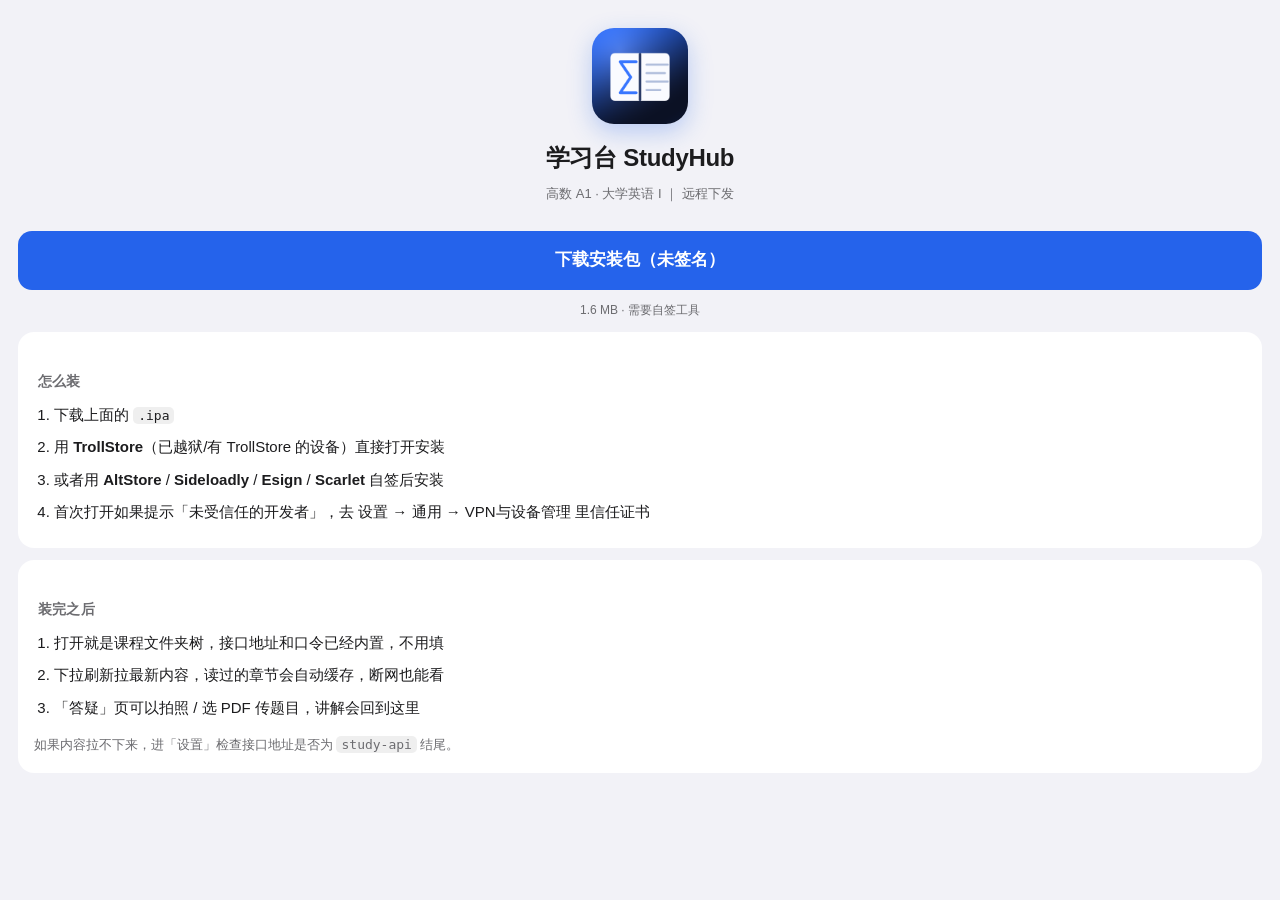
<file: server/ipa/index.html>
<!doctype html>
<html lang="zh-CN"><head>
<meta charset="utf-8">
<meta name="viewport" content="width=device-width,initial-scale=1,viewport-fit=cover">
<title>学习台 · 安装</title>
<style>
:root{--bg:#f2f2f7;--card:#fff;--text:#1c1c1e;--sub:#6c6c70;--line:#e3e3e8;--accent:#2563eb}
@media (prefers-color-scheme:dark){:root{--bg:#000;--card:#1c1c1e;--text:#f2f2f7;--sub:#9b9ba0;--line:#2f2f33;--accent:#5b93ff}}
*{box-sizing:border-box}
body{margin:0;background:var(--bg);color:var(--text);font-family:-apple-system,"PingFang SC",sans-serif;
     padding:28px 18px 40px;line-height:1.7;-webkit-font-smoothing:antialiased}
.icon{width:96px;height:96px;border-radius:22px;display:block;margin:0 auto 14px;
      box-shadow:0 8px 24px rgba(37,99,235,.28)}
h1{font-size:24px;text-align:center;margin:0 0 4px;letter-spacing:-.3px}
.sub{text-align:center;color:var(--sub);font-size:13px;margin-bottom:26px}
.card{background:var(--card);border-radius:16px;padding:16px;margin:12px 0}
.btn{display:block;text-align:center;background:var(--accent);color:#fff;text-decoration:none;
     border-radius:14px;padding:15px;font-size:17px;font-weight:650;margin:18px 0 10px}
.meta{text-align:center;color:var(--sub);font-size:12px}
h2{font-size:14px;color:var(--sub);font-weight:600;margin:22px 4px 8px;letter-spacing:.2px}
ol{margin:0;padding-left:20px;font-size:15px}
li{margin:7px 0}
code{background:rgba(127,127,127,.12);border-radius:5px;padding:1px 5px;font-size:13px}
.note{font-size:12.5px;color:var(--sub);margin-top:14px}
</style></head><body>
<img class="icon" src="icon.png" alt="">
<h1>学习台 StudyHub</h1>
<div class="sub">高数 A1 · 大学英语 I ｜ 远程下发</div>

<a class="btn" href="StudyHub.ipa" download>下载安装包（未签名）</a>
<div class="meta">1.6 MB · 需要自签工具</div>

<div class="card">
<h2>怎么装</h2>
<ol>
<li>下载上面的 <code>.ipa</code></li>
<li>用 <b>TrollStore</b>（已越狱/有 TrollStore 的设备）直接打开安装</li>
<li>或者用 <b>AltStore</b> / <b>Sideloadly</b> / <b>Esign</b> / <b>Scarlet</b> 自签后安装</li>
<li>首次打开如果提示「未受信任的开发者」，去 设置 → 通用 → VPN与设备管理 里信任证书</li>
</ol>
</div>

<div class="card">
<h2>装完之后</h2>
<ol>
<li>打开就是课程文件夹树，接口地址和口令已经内置，不用填</li>
<li>下拉刷新拉最新内容，读过的章节会自动缓存，断网也能看</li>
<li>「答疑」页可以拍照 / 选 PDF 传题目，讲解会回到这里</li>
</ol>
<div class="note">如果内容拉不下来，进「设置」检查接口地址是否为 <code>study-api</code> 结尾。</div>
</div>

</body></html>
</file>
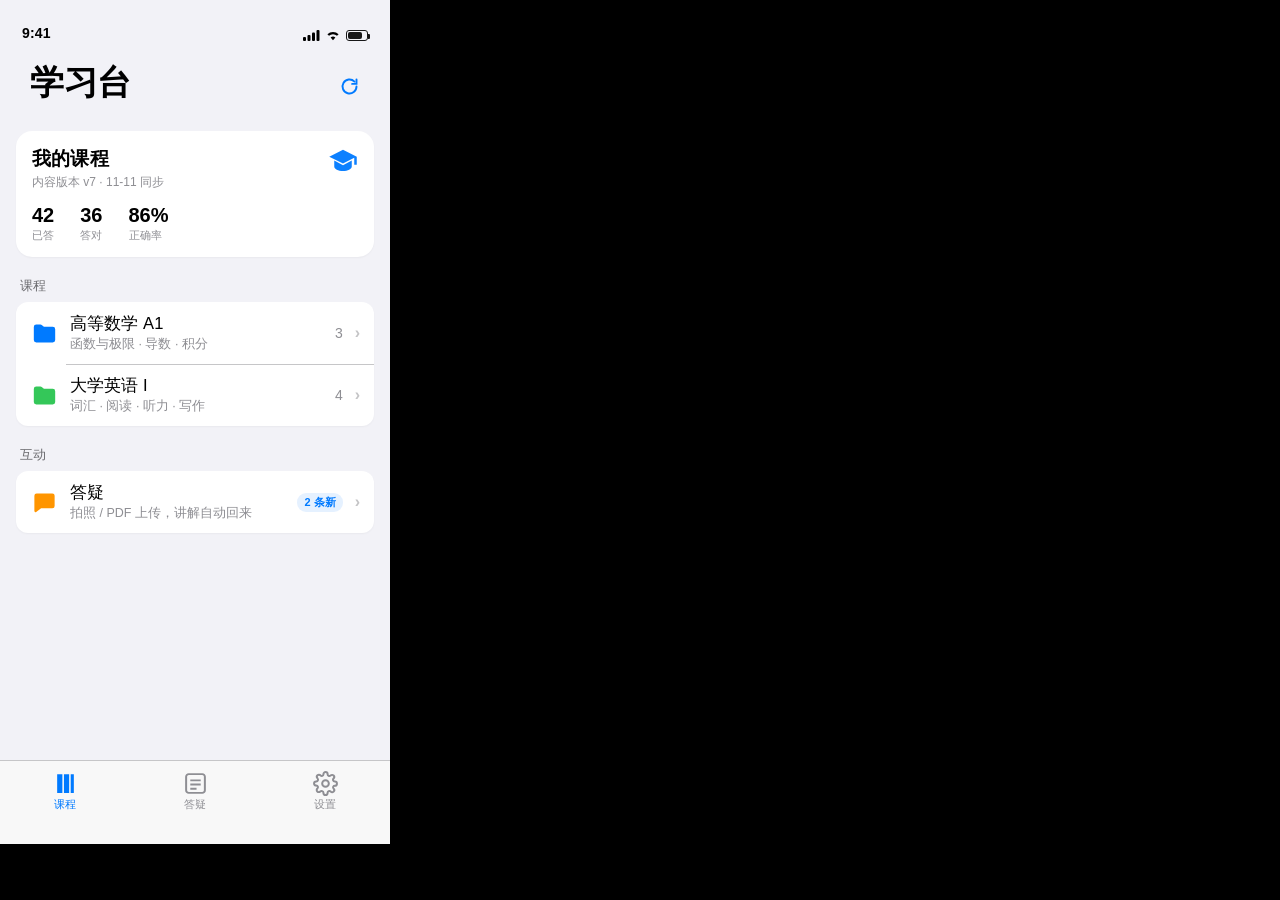
<file: preview/ui-preview.html>
<!doctype html>
<html lang="zh-CN">
<head>
<meta charset="utf-8">
<meta name="viewport" content="width=device-width, initial-scale=1, viewport-fit=cover">
<style>
  *{box-sizing:border-box;margin:0;padding:0;-webkit-tap-highlight-color:transparent}
  html,body{background:#000;font-family:-apple-system,BlinkMacSystemFont,"PingFang SC","SF Pro Text",sans-serif}
  .screen{
    width:390px;height:844px;background:#f2f2f7;position:relative;overflow:hidden;
    color:#000;display:none;
  }
  .screen.on{display:block}

  /* 状态栏 */
  .status{height:47px;display:flex;align-items:flex-end;justify-content:space-between;
    padding:0 22px 6px;font-size:14px;font-weight:600;letter-spacing:.2px}
  .status .right{display:flex;align-items:center;gap:5px}
  .batt{width:22px;height:11px;border:1.2px solid #000;border-radius:3px;position:relative;opacity:.9}
  .batt:after{content:"";position:absolute;right:-3px;top:3px;width:2px;height:5px;background:#000;border-radius:0 1px 1px 0}
  .batt i{position:absolute;left:1px;top:1px;bottom:1px;width:70%;background:#000;border-radius:2px}

  /* 大标题 */
  .nav{padding:2px 16px 6px}
  .nav .lt{font-size:34px;font-weight:800;letter-spacing:-.4px}
  .nav .row{display:flex;align-items:flex-end;justify-content:space-between}
  .nav .act{color:#007aff;font-size:17px;font-weight:400;padding-bottom:4px}

  .content{height:calc(100% - 47px - 58px - 84px);overflow:hidden;padding:0 16px}

  /* 概览卡 */
  .overview{
    background:#fff;border-radius:16px;padding:15px 16px 14px;margin-top:8px;
    box-shadow:0 1px 2px rgba(0,0,0,.04);
  }
  .ov-top{display:flex;justify-content:space-between;align-items:flex-start}
  .ov-t{font-size:19px;font-weight:700;letter-spacing:.2px}
  .ov-s{font-size:12px;color:#8e8e93;margin-top:2px}
  .ov-stats{display:flex;gap:26px;margin-top:13px}
  .st .v{font-size:20px;font-weight:700;font-variant-numeric:tabular-nums}
  .st .k{font-size:11px;color:#8e8e93;margin-top:1px}

  /* 分组列表 */
  .sh{font-size:13px;color:#6c6c70;padding:20px 4px 7px;letter-spacing:.1px}
  .group{background:#fff;border-radius:12px;overflow:hidden;box-shadow:0 1px 2px rgba(0,0,0,.04)}
  .row{display:flex;align-items:center;gap:12px;padding:11px 14px;position:relative;min-height:56px}
  .row + .row:before{
    content:"";position:absolute;left:50px;right:0;top:0;height:.5px;background:#c6c6c8;
  }
  .ic{width:28px;height:28px;display:flex;align-items:center;justify-content:center;flex:0 0 auto}
  .tt{flex:1;min-width:0}
  .tt .a{font-size:16.5px;font-weight:400;letter-spacing:.1px}
  .tt .b{font-size:12.5px;color:#8e8e93;margin-top:1px}
  .badge{
    font-size:11px;font-weight:600;color:#007aff;background:rgba(0,122,255,.1);
    border-radius:9px;padding:2px 7px;
  }
  .cnt{font-size:14px;color:#8e8e93}
  .chev{color:#c4c4c6;font-size:16px;font-weight:700;line-height:1}

  /* Tab bar */
  .tabbar{
    position:absolute;left:0;right:0;bottom:0;height:84px;background:rgba(249,249,249,.94);
    border-top:.5px solid #c6c6c8;display:flex;padding-bottom:22px;
    -webkit-backdrop-filter:blur(20px);
  }
  .tab{flex:1;display:flex;flex-direction:column;align-items:center;justify-content:center;gap:2px;color:#8e8e93;font-size:10.5px}
  .tab.on{color:#007aff}
  .tab svg{width:25px;height:25px}

  /* 子层导航条 */
  .navbar{
    height:44px;display:flex;align-items:center;padding:0 8px;position:relative;
  }
  .navbar .back{color:#007aff;font-size:17px;display:flex;align-items:center;gap:3px;padding:0 8px}
  .navbar .title{position:absolute;left:0;right:0;text-align:center;font-size:17px;font-weight:600;pointer-events:none}
  .navbar .r{width:60px}
  .subhead{font-size:12.5px;color:#8e8e93;padding:6px 20px 4px;line-height:1.5}
</style>
</head>
<body>

<!-- ============ 屏幕 1：课程首页 ============ -->
<div class="screen on" id="s1">
  <div class="status"><span>9:41</span><span class="right">
    <svg width="17" height="11" viewBox="0 0 17 11" fill="#000"><rect x="0" y="7" width="3" height="4" rx="1"/><rect x="4.5" y="5" width="3" height="6" rx="1"/><rect x="9" y="2.5" width="3" height="8.5" rx="1"/><rect x="13.5" y="0" width="3" height="11" rx="1"/></svg>
    <svg width="16" height="11" viewBox="0 0 16 11" fill="#000"><path d="M8 10.2 5.6 7.6a3.6 3.6 0 0 1 4.8 0L8 10.2Zm-4-4.4L2.4 4.2a8.4 8.4 0 0 1 11.2 0L12 5.8a6 6 0 0 0-8 0Z"/></svg>
    <span class="batt"><i></i></span>
  </span></div>

  <div class="nav">
    <div class="row">
      <div class="lt">学习台</div>
      <div class="act">
        <svg width="21" height="21" viewBox="0 0 24 24" fill="none" stroke="#007aff" stroke-width="2.2" stroke-linecap="round"><path d="M20 12a8 8 0 1 1-2.3-5.6"/><path d="M20 4v5h-5"/></svg>
      </div>
    </div>
  </div>

  <div class="content">
    <div class="overview">
      <div class="ov-top">
        <div>
          <div class="ov-t">我的课程</div>
          <div class="ov-s">内容版本 v7 · 11-11 同步</div>
        </div>
        <svg width="30" height="30" viewBox="0 0 24 24" fill="#007aff" opacity=".95"><path d="M12 3 1 8.5 12 14l9-4.6V15h2V8.5L12 3Z"/><path d="M5 11.7v4.6c0 1.9 3.1 3.7 7 3.7s7-1.8 7-3.7v-4.6l-7 3.6-7-3.6Z"/></svg>
      </div>
      <div class="ov-stats">
        <div class="st"><div class="v">42</div><div class="k">已答</div></div>
        <div class="st"><div class="v">36</div><div class="k">答对</div></div>
        <div class="st"><div class="v">86%</div><div class="k">正确率</div></div>
      </div>
    </div>

    <div class="sh">课程</div>
    <div class="group">
      <div class="row">
        <div class="ic">
          <svg width="27" height="27" viewBox="0 0 24 24"><path d="M2.5 6.2A2.2 2.2 0 0 1 4.7 4h3.6c.6 0 1.1.2 1.5.6L11.5 6h7.8a2.2 2.2 0 0 1 2.2 2.2v9.6a2.2 2.2 0 0 1-2.2 2.2H4.7a2.2 2.2 0 0 1-2.2-2.2V6.2Z" fill="#007aff"/></svg>
        </div>
        <div class="tt"><div class="a">高等数学 A1</div><div class="b">函数与极限 · 导数 · 积分</div></div>
        <div class="cnt">3</div>
        <div class="chev">›</div>
      </div>
      <div class="row">
        <div class="ic">
          <svg width="27" height="27" viewBox="0 0 24 24"><path d="M2.5 6.2A2.2 2.2 0 0 1 4.7 4h3.6c.6 0 1.1.2 1.5.6L11.5 6h7.8a2.2 2.2 0 0 1 2.2 2.2v9.6a2.2 2.2 0 0 1-2.2 2.2H4.7a2.2 2.2 0 0 1-2.2-2.2V6.2Z" fill="#34c759"/></svg>
        </div>
        <div class="tt"><div class="a">大学英语 I</div><div class="b">词汇 · 阅读 · 听力 · 写作</div></div>
        <div class="cnt">4</div>
        <div class="chev">›</div>
      </div>
    </div>

    <div class="sh">互动</div>
    <div class="group">
      <div class="row">
        <div class="ic">
          <svg width="27" height="27" viewBox="0 0 24 24"><path d="M3 6a2 2 0 0 1 2-2h14a2 2 0 0 1 2 2v9a2 2 0 0 1-2 2H9l-4.4 3.4A1 1 0 0 1 3 19.6V6Z" fill="#ff9500"/></svg>
        </div>
        <div class="tt"><div class="a">答疑</div><div class="b">拍照 / PDF 上传，讲解自动回来</div></div>
        <div class="badge">2 条新</div>
        <div class="chev">›</div>
      </div>
    </div>
  </div>

  <div class="tabbar">
    <div class="tab on">
      <svg viewBox="0 0 24 24" fill="currentColor"><path d="M4 3h5v18H4V3Zm6.5 0h5v18h-5V3ZM17 3h3v18h-3V3Z"/></svg>
      <span>课程</span>
    </div>
    <div class="tab">
      <svg viewBox="0 0 24 24" fill="none" stroke="currentColor" stroke-width="1.9"><path d="M3 5.5A2.5 2.5 0 0 1 5.5 3h13A2.5 2.5 0 0 1 21 5.5v13A2.5 2.5 0 0 1 18.5 21h-13A2.5 2.5 0 0 1 3 18.5v-13Z"/><path d="M7 9h10M7 13h10M7 17h6"/></svg>
      <span>答疑</span>
    </div>
    <div class="tab">
      <svg viewBox="0 0 24 24" fill="none" stroke="currentColor" stroke-width="1.9"><circle cx="12" cy="12" r="3.2"/><path d="M19.4 15a1.7 1.7 0 0 0 .34 1.87l.06.06a2 2 0 1 1-2.83 2.83l-.06-.06a1.7 1.7 0 0 0-1.87-.34 1.7 1.7 0 0 0-1.03 1.56V21a2 2 0 1 1-4 0v-.1A1.7 1.7 0 0 0 8.9 19.3a1.7 1.7 0 0 0-1.87.34l-.06.06a2 2 0 1 1-2.83-2.83l.06-.06A1.7 1.7 0 0 0 4.7 15a1.7 1.7 0 0 0-1.56-1.03H3a2 2 0 1 1 0-4h.1A1.7 1.7 0 0 0 4.7 8.9a1.7 1.7 0 0 0-.34-1.87l-.06-.06a2 2 0 1 1 2.83-2.83l.06.06A1.7 1.7 0 0 0 9 4.7a1.7 1.7 0 0 0 1.03-1.56V3a2 2 0 1 1 4 0v.1A1.7 1.7 0 0 0 15 4.7a1.7 1.7 0 0 0 1.87-.34l.06-.06a2 2 0 1 1 2.83 2.83l-.06.06A1.7 1.7 0 0 0 19.3 9v.1a1.7 1.7 0 0 0 1.56 1.03H21a2 2 0 1 1 0 4h-.1A1.7 1.7 0 0 0 19.4 15Z"/></svg>
      <span>设置</span>
    </div>
  </div>
</div>

<!-- ============ 屏幕 2：第1章子层 ============ -->
<div class="screen" id="s2">
  <div class="status"><span>9:41</span><span class="right">
    <svg width="17" height="11" viewBox="0 0 17 11" fill="#000"><rect x="0" y="7" width="3" height="4" rx="1"/><rect x="4.5" y="5" width="3" height="6" rx="1"/><rect x="9" y="2.5" width="3" height="8.5" rx="1"/><rect x="13.5" y="0" width="3" height="11" rx="1"/></svg>
    <svg width="16" height="11" viewBox="0 0 16 11" fill="#000"><path d="M8 10.2 5.6 7.6a3.6 3.6 0 0 1 4.8 0L8 10.2Zm-4-4.4L2.4 4.2a8.4 8.4 0 0 1 11.2 0L12 5.8a6 6 0 0 0-8 0Z"/></svg>
    <span class="batt"><i></i></span>
  </span></div>

  <div class="navbar">
    <div class="back">‹ 学习台</div>
    <div class="title">高等数学 A1</div>
    <div class="r"></div>
  </div>

  <div class="content" style="height:calc(100% - 47px - 44px - 84px);padding:0 16px">

    <div class="sh" style="padding-top:8px">章节</div>
    <div class="group">
      <div class="row">
        <div class="ic">
          <svg width="27" height="27" viewBox="0 0 24 24"><path d="M2.5 6.2A2.2 2.2 0 0 1 4.7 4h3.6c.6 0 1.1.2 1.5.6L11.5 6h7.8a2.2 2.2 0 0 1 2.2 2.2v9.6a2.2 2.2 0 0 1-2.2 2.2H4.7a2.2 2.2 0 0 1-2.2-2.2V6.2Z" fill="#007aff"/></svg>
        </div>
        <div class="tt"><div class="a">第 1 章 函数与极限</div><div class="b">极限定义 · 无穷小 · 两个重要极限</div></div>
        <div class="cnt">4</div>
        <div class="chev">›</div>
      </div>
      <div class="row">
        <div class="ic">
          <svg width="27" height="27" viewBox="0 0 24 24"><path d="M2.5 6.2A2.2 2.2 0 0 1 4.7 4h3.6c.6 0 1.1.2 1.5.6L11.5 6h7.8a2.2 2.2 0 0 1 2.2 2.2v9.6a2.2 2.2 0 0 1-2.2 2.2H4.7a2.2 2.2 0 0 1-2.2-2.2V6.2Z" fill="#007aff" opacity=".85"/></svg>
        </div>
        <div class="tt"><div class="a">第 2 章 导数与微分</div><div class="b">定义 · 求导法则 · 高阶导数</div></div>
        <div class="cnt">5</div>
        <div class="chev">›</div>
      </div>
      <div class="row">
        <div class="ic">
          <svg width="27" height="27" viewBox="0 0 24 24"><path d="M2.5 6.2A2.2 2.2 0 0 1 4.7 4h3.6c.6 0 1.1.2 1.5.6L11.5 6h7.8a2.2 2.2 0 0 1 2.2 2.2v9.6a2.2 2.2 0 0 1-2.2 2.2H4.7a2.2 2.2 0 0 1-2.2-2.2V6.2Z" fill="#007aff" opacity=".7"/></svg>
        </div>
        <div class="tt"><div class="a">第 3 章 不定积分</div><div class="b">基本积分表 · 换元 · 分部</div></div>
        <div class="cnt">6</div>
        <div class="chev">›</div>
      </div>
    </div>

    <div class="sh">第 1 章 · 小节</div>
    <div class="group">
      <div class="row">
        <div class="ic">
          <svg width="24" height="24" viewBox="0 0 24 24"><path d="M6 2.6h8L19 7.6v13.8H6V2.6Z" fill="#fff" stroke="#c4c4c6" stroke-width="1.4"/><path d="M14 2.6v5h5" fill="none" stroke="#c4c4c6" stroke-width="1.4"/><path d="M9 12h7M9 15.5h7M9 8.5h3" stroke="#c4c4c6" stroke-width="1.4" stroke-linecap="round"/></svg>
        </div>
        <div class="tt"><div class="a">1.1 数列极限的定义</div><div class="b">讲解 + 5 题</div></div>
        <div class="badge">已答 5/5</div>
        <div class="chev">›</div>
      </div>
      <div class="row">
        <div class="ic">
          <svg width="24" height="24" viewBox="0 0 24 24"><path d="M6 2.6h8L19 7.6v13.8H6V2.6Z" fill="#fff" stroke="#c4c4c6" stroke-width="1.4"/><path d="M14 2.6v5h5" fill="none" stroke="#c4c4c6" stroke-width="1.4"/><path d="M9 12h7M9 15.5h7M9 8.5h3" stroke="#c4c4c6" stroke-width="1.4" stroke-linecap="round"/></svg>
        </div>
        <div class="tt"><div class="a">1.2 无穷小与无穷大</div><div class="b">讲解 + 4 题</div></div>
        <div class="badge">已答 2/4</div>
        <div class="chev">›</div>
      </div>
      <div class="row">
        <div class="ic">
          <svg width="24" height="24" viewBox="0 0 24 24"><path d="M6 2.6h8L19 7.6v13.8H6V2.6Z" fill="#fff" stroke="#c4c4c6" stroke-width="1.4"/><path d="M14 2.6v5h5" fill="none" stroke="#c4c4c6" stroke-width="1.4"/><path d="M9 12h7M9 15.5h7M9 8.5h3" stroke="#c4c4c6" stroke-width="1.4" stroke-linecap="round"/></svg>
        </div>
        <div class="tt"><div class="a">1.3 两个重要极限</div><div class="b">讲解 + 6 题</div></div>
        <div class="chev">›</div>
      </div>
    </div>
  </div>

  <div class="tabbar">
    <div class="tab on">
      <svg viewBox="0 0 24 24" fill="currentColor"><path d="M4 3h5v18H4V3Zm6.5 0h5v18h-5V3ZM17 3h3v18h-3V3Z"/></svg>
      <span>课程</span>
    </div>
    <div class="tab">
      <svg viewBox="0 0 24 24" fill="none" stroke="currentColor" stroke-width="1.9"><path d="M3 5.5A2.5 2.5 0 0 1 5.5 3h13A2.5 2.5 0 0 1 21 5.5v13A2.5 2.5 0 0 1 18.5 21h-13A2.5 2.5 0 0 1 3 18.5v-13Z"/><path d="M7 9h10M7 13h10M7 17h6"/></svg>
      <span>答疑</span>
    </div>
    <div class="tab">
      <svg viewBox="0 0 24 24" fill="none" stroke="currentColor" stroke-width="1.9"><circle cx="12" cy="12" r="3.2"/></svg>
      <span>设置</span>
    </div>
  </div>
</div>

<script>
  function show(id){
    document.querySelectorAll('.screen').forEach(function(s){ s.classList.remove('on'); });
    document.getElementById(id).classList.add('on');
  }
</script>
</body>
</html>
</file>
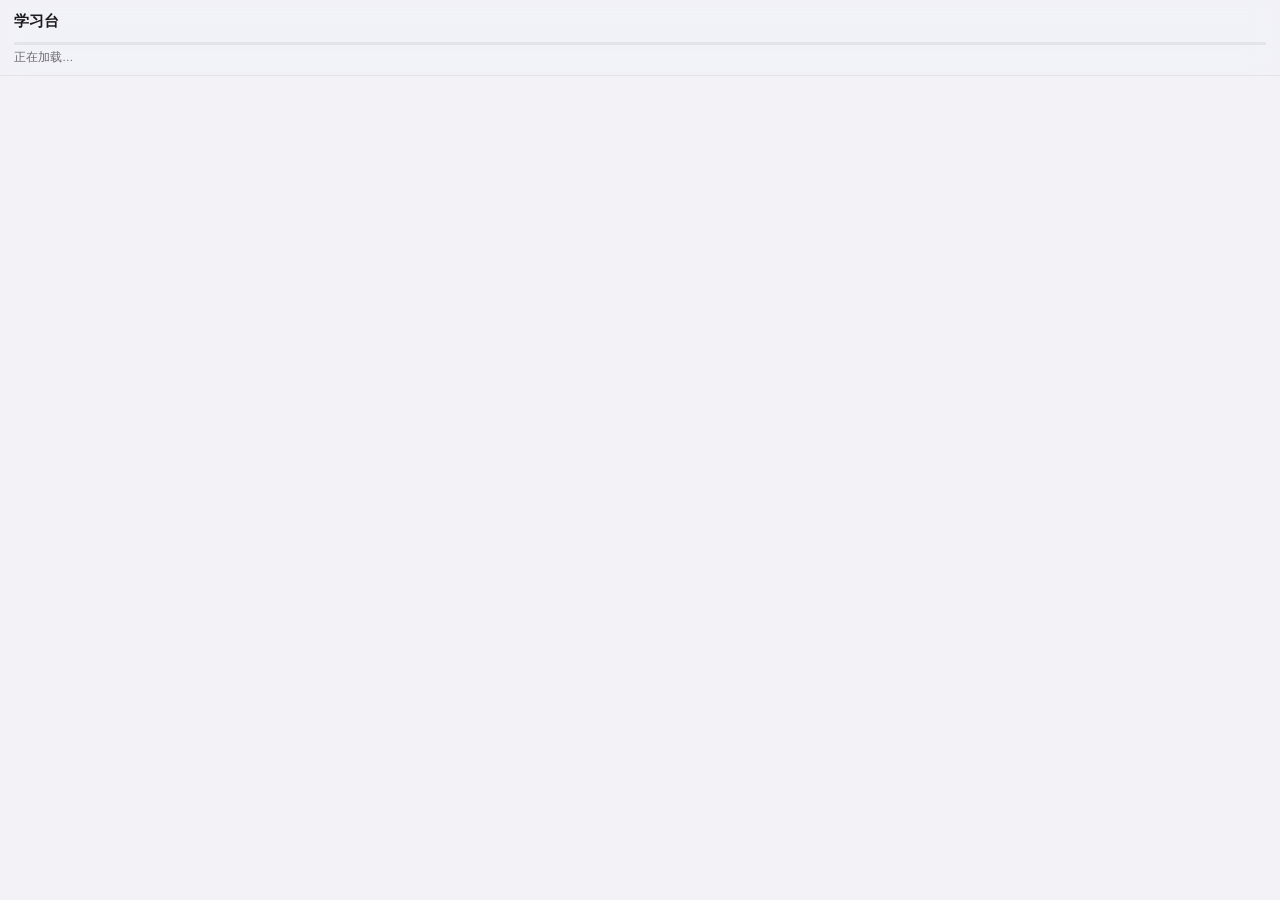
<file: Resources/web/reader.html>
<!doctype html>
<html lang="zh-CN">
<head>
<meta charset="utf-8">
<meta name="viewport" content="width=device-width, initial-scale=1, maximum-scale=1, viewport-fit=cover">
<meta name="format-detection" content="telephone=no">
<title>学习台</title>
<link rel="stylesheet" href="katex/katex.min.css">
<style>
  :root{
    --bg:#f2f2f7;
    --card:#ffffff;
    --text:#1c1c1e;
    --sub:#6c6c70;
    --line:#e3e3e8;
    --accent:#2563eb;
    --ok:#16a34a;
    --bad:#dc2626;
    --code:#f4f4f6;
    --shadow:0 1px 3px rgba(0,0,0,.06);
  }
  @media (prefers-color-scheme: dark){
    :root{
      --bg:#000000;
      --card:#1c1c1e;
      --text:#f2f2f7;
      --sub:#9b9ba0;
      --line:#2f2f33;
      --accent:#5b93ff;
      --ok:#4ade80;
      --bad:#f87171;
      --code:#2c2c2e;
      --shadow:none;
    }
  }
  *{box-sizing:border-box;-webkit-tap-highlight-color:transparent}
  html,body{margin:0;padding:0;background:var(--bg);color:var(--text)}
  /* 手动主题覆盖（跟随系统是默认） */
  body.theme-light{
    --bg:#f2f2f7;--card:#ffffff;--text:#1c1c1e;--sub:#6c6c70;--line:#e3e3e8;
    --accent:#2563eb;--ok:#16a34a;--bad:#dc2626;--code:#f4f4f6;color-scheme:light;
  }
  body.theme-dark{
    --bg:#000000;--card:#1c1c1e;--text:#f2f2f7;--sub:#9b9ba0;--line:#2f2f33;
    --accent:#5b93ff;--ok:#4ade80;--bad:#f87171;--code:#2c2c2e;color-scheme:dark;
  }
  body{
    font-family:-apple-system,BlinkMacSystemFont,"PingFang SC","SF Pro Text","Helvetica Neue","Microsoft YaHei",sans-serif;
    font-size:17px;line-height:1.78;
    padding:0 14px calc(90px + env(safe-area-inset-bottom));
    -webkit-font-smoothing:antialiased;
    overflow-wrap:break-word;
  }
  /* 顶部 */
  #hdr{
    position:sticky;top:0;z-index:20;
    background:var(--bg);
    background:color-mix(in srgb, var(--bg) 86%, transparent);
    -webkit-backdrop-filter:saturate(180%) blur(14px);
    backdrop-filter:saturate(180%) blur(14px);
    margin:0 -14px;padding:calc(8px + env(safe-area-inset-top)) 14px 8px;
    border-bottom:.5px solid var(--line);
  }
  #htitle{font-size:15px;font-weight:650;letter-spacing:.2px;white-space:nowrap;overflow:hidden;text-overflow:ellipsis}
  #hmeta{font-size:11.5px;color:var(--sub);margin-top:2px}
  #hbar{height:3px;background:var(--line);border-radius:2px;margin-top:7px;overflow:hidden}
  #hfill{height:100%;width:0;background:var(--accent);border-radius:2px;transition:width .35s ease}

  /* 卡片 */
  .card{
    background:var(--card);border-radius:16px;padding:16px 15px 15px;
    margin:14px 0;box-shadow:var(--shadow);
  }
  .card.lecture{padding-bottom:18px}
  .card-title{
    font-size:18px;font-weight:700;letter-spacing:.2px;margin:0 0 8px;
    display:flex;align-items:center;gap:8px;
  }
  .card-title .dot{width:7px;height:7px;border-radius:4px;background:var(--accent);flex:0 0 auto}
  .kicker{font-size:11px;font-weight:700;color:var(--accent);letter-spacing:1.2px;text-transform:uppercase;margin-bottom:6px}

  /* Markdown */
  .md{font-size:17px}
  .md p{margin:.55em 0}
  .md h1,.md h2,.md h3,.md h4{margin:1.1em 0 .45em;line-height:1.35;font-weight:700}
  .md h1{font-size:21px}
  .md h2{font-size:19px}
  .md h3{font-size:17.5px}
  .md h4{font-size:16.5px}
  .md ul,.md ol{margin:.5em 0;padding-left:1.35em}
  .md li{margin:.22em 0}
  .md blockquote{
    margin:.7em 0;padding:8px 13px;border-left:3px solid var(--line);
    color:var(--sub);background:rgba(127,127,127,.06);border-radius:0 8px 8px 0;
  }
  .md hr{border:0;border-top:.5px solid var(--line);margin:1.2em 0}
  .md code{background:var(--code);border-radius:5px;padding:1px 5px;font-size:.9em;
    font-family:ui-monospace,"SF Mono",Menlo,monospace}
  .md pre.code{background:var(--code);border-radius:10px;padding:12px;overflow-x:auto;margin:.7em 0}
  .md pre.code code{background:none;padding:0;font-size:13.5px;line-height:1.55}
  .md a{color:var(--accent);text-decoration:none}
  .md strong{font-weight:700}
  /* 长行内公式会把题干顶出屏幕：允许单条公式横滑，整段仍可换行 */
  .md .mtex{display:inline-block;max-width:100%;overflow-x:auto;overflow-y:hidden;vertical-align:bottom}
  .md.q, .md .q{overflow-wrap:anywhere;word-break:break-word}
  .md .katex-display{overflow-x:auto;overflow-y:hidden;padding-bottom:2px}
  .md .figure{margin:.8em 0;text-align:center}
  .md .figure svg{max-width:100%;height:auto}

  /* 表格 */
  .tbl-wrap{overflow-x:auto;margin:.8em 0;-webkit-overflow-scrolling:touch}
  .md table{border-collapse:collapse;font-size:15px;min-width:100%}
  .md th,.md td{border:.5px solid var(--line);padding:7px 10px;text-align:left;vertical-align:top}
  .md th{background:rgba(127,127,127,.08);font-weight:650;white-space:nowrap}

  /* 公式 */
  .katex{font-size:1.02em}
  .katex-display{
    margin:.8em 0;overflow-x:auto;overflow-y:hidden;padding:6px 2px 8px;
    -webkit-overflow-scrolling:touch;scrollbar-width:thin;
  }
  .katex-display::-webkit-scrollbar{height:4px}
  .katex-display::-webkit-scrollbar-thumb{background:var(--line);border-radius:2px}
  .katex-display::-webkit-scrollbar-track{background:transparent}
  /* 行内超长公式：允许横向滑动，不撑破版心 */
  .md .katex{display:inline-block;max-width:100%;overflow-x:auto;overflow-y:hidden;
    vertical-align:middle;scrollbar-width:none}
  .md .katex::-webkit-scrollbar{display:none}
  .md .katex-display .katex{overflow:visible;max-width:none}

  /* 选项 */
  .opts{margin-top:10px}
  .opt{
    display:flex;align-items:flex-start;gap:10px;width:100%;text-align:left;
    background:transparent;border:1.5px solid var(--line);border-radius:13px;
    padding:11px 12px;margin:8px 0;font-size:16px;color:var(--text);
    font-family:inherit;line-height:1.62;transition:border-color .15s,background .15s;
  }
  .opt .lab{
    flex:0 0 23px;height:23px;border-radius:12px;border:1.5px solid var(--line);
    display:flex;align-items:center;justify-content:center;
    font-size:12px;font-weight:700;color:var(--sub);margin-top:1px;
    transition:all .15s;
  }
  .opt .txt{flex:1;min-width:0}
  .opt.sel{border-color:var(--accent);background:rgba(37,99,235,.07)}
  .opt.sel .lab{background:var(--accent);border-color:var(--accent);color:#fff}
  .opt.right{border-color:var(--ok);background:rgba(22,163,74,.08)}
  .opt.right .lab{background:var(--ok);border-color:var(--ok);color:#fff}
  .opt.wrong{border-color:var(--bad);background:rgba(220,38,38,.07)}
  .opt.wrong .lab{background:var(--bad);border-color:var(--bad);color:#fff}
  .opt.locked{opacity:.92}

  /* 填空 */
  .blank-input{
    display:inline-block;width:120px;min-width:120px;max-width:70%;
    border:0;border-bottom:2px solid var(--accent);background:transparent;
    font-size:16px;color:var(--text);text-align:center;margin:0 4px;
    font-family:inherit;padding:1px 6px;outline:none;
  }
  .blank-input.right{border-color:var(--ok);color:var(--ok)}
  .blank-input.wrong{border-color:var(--bad);color:var(--bad)}

  /* 简答 */
  textarea.ans{
    width:100%;min-height:96px;border:1.5px solid var(--line);border-radius:12px;
    background:transparent;color:var(--text);font-family:inherit;font-size:16px;
    line-height:1.65;padding:10px 12px;margin-top:10px;outline:none;resize:vertical;
  }
  textarea.ans:focus{border-color:var(--accent)}

  /* 按钮 */
  .btn{
    background:var(--accent);color:#fff;border:0;border-radius:12px;
    padding:10px 20px;font-size:15px;font-weight:650;font-family:inherit;
    transition:opacity .15s;margin-top:10px;
  }
  .btn:disabled{opacity:.35}
  .btn.ghost{background:transparent;color:var(--accent);border:1.5px solid var(--accent)}
  .btn.small{padding:7px 14px;font-size:13.5px;border-radius:10px}
  .btn-row{display:flex;gap:10px;align-items:center;margin-top:10px;flex-wrap:wrap}
  .redo-row{margin-top:8px}
  .redo-row .btn{margin-top:0}
  .self-row{margin-top:8px}
  .self-row .btn{margin-top:0;flex:1}

  /* 解析 */
  .explain{
    margin-top:13px;padding:12px 14px;
    border-left:3px solid var(--accent);background:rgba(37,99,235,.06);
    border-radius:0 11px 11px 0;font-size:15.5px;
  }
  .explain .tag{
    display:inline-block;font-size:11px;font-weight:700;letter-spacing:1px;
    color:var(--accent);margin-bottom:4px;
  }
  .verdict{font-size:14px;font-weight:700;margin-top:12px}
  .verdict.ok{color:var(--ok)}
  .verdict.bad{color:var(--bad)}
  .verdict.peek{color:#b8860b}

  .tagline{margin-top:10px;display:flex;gap:6px;flex-wrap:wrap}
  .chip{font-size:11px;color:var(--sub);background:rgba(127,127,127,.1);
    border-radius:8px;padding:2px 8px}

  #foot{text-align:center;color:var(--sub);font-size:12.5px;padding:22px 0 10px}
  .hintbox{
    margin:16px 0;padding:12px 14px;border-radius:12px;
    background:rgba(127,127,127,.08);color:var(--sub);font-size:13px;line-height:1.6;
  }
</style>
</head>
<body>
  <div id="hdr">
    <div id="htitle">学习台</div>
    <div id="hbar"><div id="hfill"></div></div>
    <div id="hmeta">正在加载…</div>
  </div>
  <main id="stage"></main>
  <div id="foot"></div>

  <script src="katex/katex.min.js"></script>
  <script src="katex/contrib/auto-render.min.js"></script>
  <script src="reader.js"></script>
</body>
</html>
</file>
